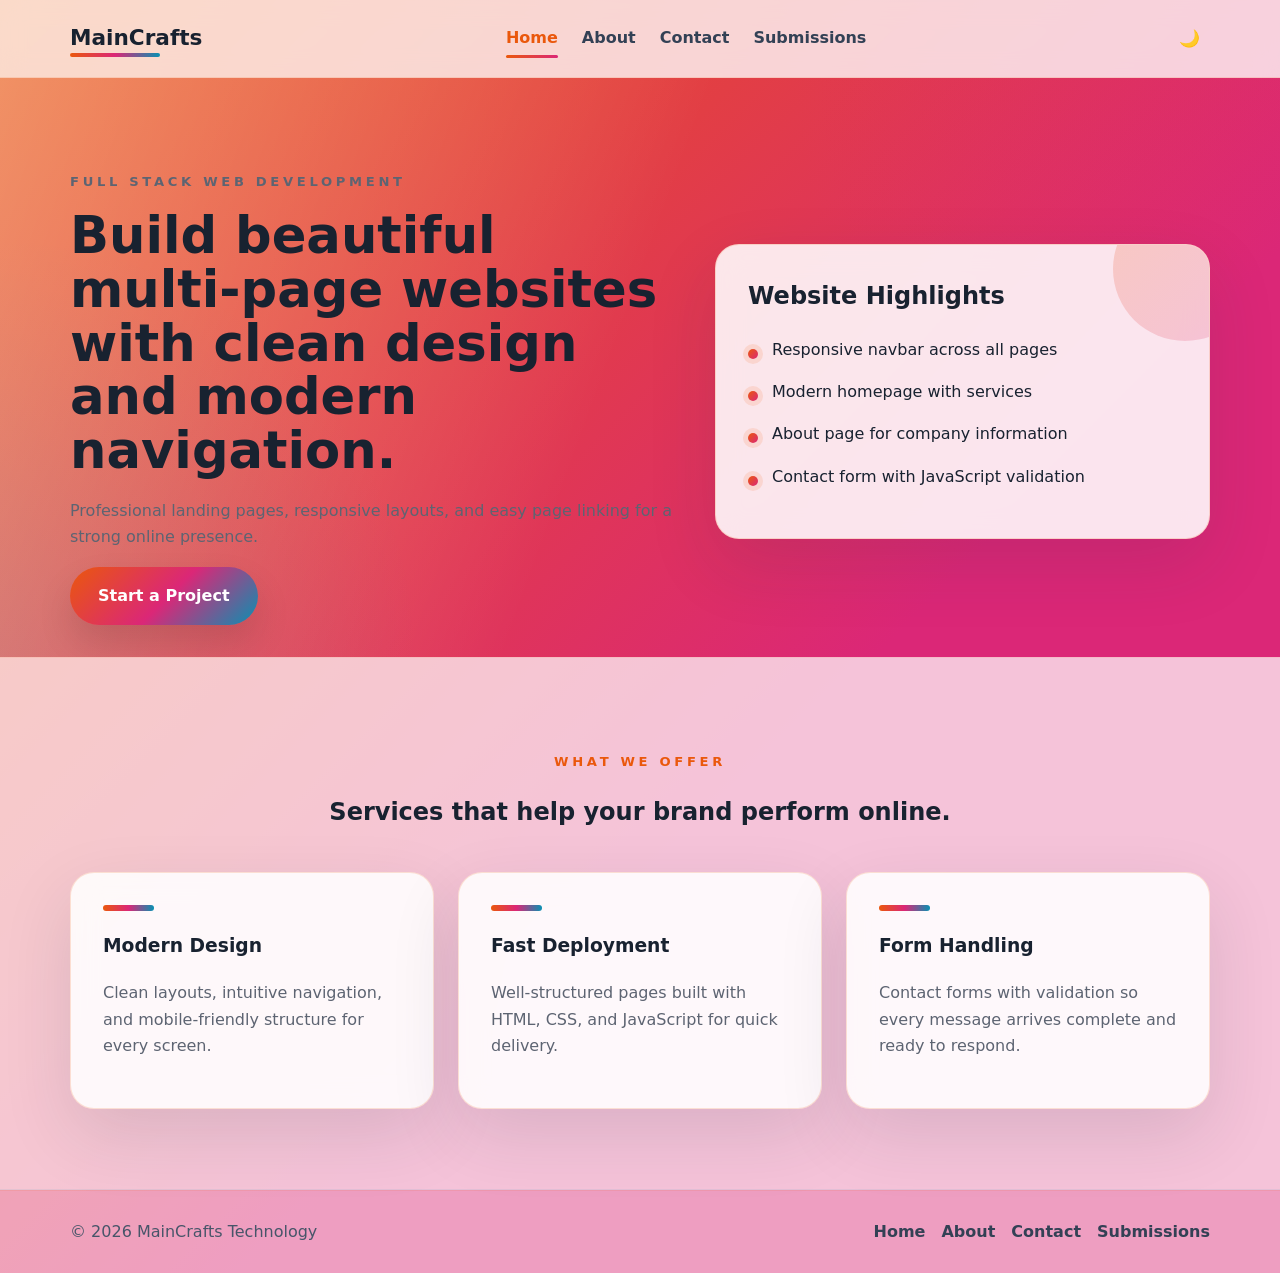
<file: index.html>
<!DOCTYPE html>
<html lang="en">
<head>
  <meta charset="UTF-8" />
  <meta name="viewport" content="width=device-width, initial-scale=1.0" />
  <title>MainCrafts | Home</title>
  <link rel="stylesheet" href="styles.css" />
</head>
<body>
  <header class="site-header">
    <div class="container header-inner">
      <a href="index.html" class="brand">MainCrafts</a>
      <nav class="site-nav">
        <a href="index.html" class="active">Home</a>
        <a href="about.html">About</a>
        <a href="contact.html">Contact</a>
        <a href="submissions.html">Submissions</a>
      </nav>
      <button id="themeToggle" class="theme-toggle" aria-label="Toggle theme">🌙</button>
      <button class="nav-toggle" aria-label="Toggle navigation">
        <span></span>
        <span></span>
        <span></span>
      </button>
    </div>
  </header>

  <main>
    <section class="hero section-light">
      <div class="container hero-grid">
        <div class="hero-copy">
          <p class="eyebrow">Full Stack Web Development</p>
          <h1>Build beautiful multi-page websites with clean design and modern navigation.</h1>
          <p>Professional landing pages, responsive layouts, and easy page linking for a strong online presence.</p>
          <a class="button" href="contact.html">Start a Project</a>
        </div>
        <div class="hero-image">
          <div class="card">
            <h2>Website Highlights</h2>
            <ul>
              <li>Responsive navbar across all pages</li>
              <li>Modern homepage with services</li>
              <li>About page for company information</li>
              <li>Contact form with JavaScript validation</li>
            </ul>
          </div>
        </div>
      </div>
    </section>

    <section class="services section-white">
      <div class="container">
        <div class="section-heading">
          <p class="eyebrow">What We Offer</p>
          <h2>Services that help your brand perform online.</h2>
        </div>
        <div class="cards-grid">
          <article class="service-card">
            <h3>Modern Design</h3>
            <p>Clean layouts, intuitive navigation, and mobile-friendly structure for every screen.</p>
          </article>
          <article class="service-card">
            <h3>Fast Deployment</h3>
            <p>Well-structured pages built with HTML, CSS, and JavaScript for quick delivery.</p>
          </article>
          <article class="service-card">
            <h3>Form Handling</h3>
            <p>Contact forms with validation so every message arrives complete and ready to respond.</p>
          </article>
        </div>
      </div>
    </section>
  </main>

  <footer class="site-footer">
    <div class="container footer-inner">
      <p>© 2026 MainCrafts Technology</p>
      <nav class="footer-nav">
        <a href="index.html" class="active">Home</a>
        <a href="about.html">About</a>
        <a href="contact.html">Contact</a>
        <a href="submissions.html">Submissions</a>
      </nav>
    </div>
  </footer>

  <script src="script.js"></script>
  <button id="backToTop" class="back-to-top" aria-label="Back to top">↑</button>
</body>
</html>
</file>
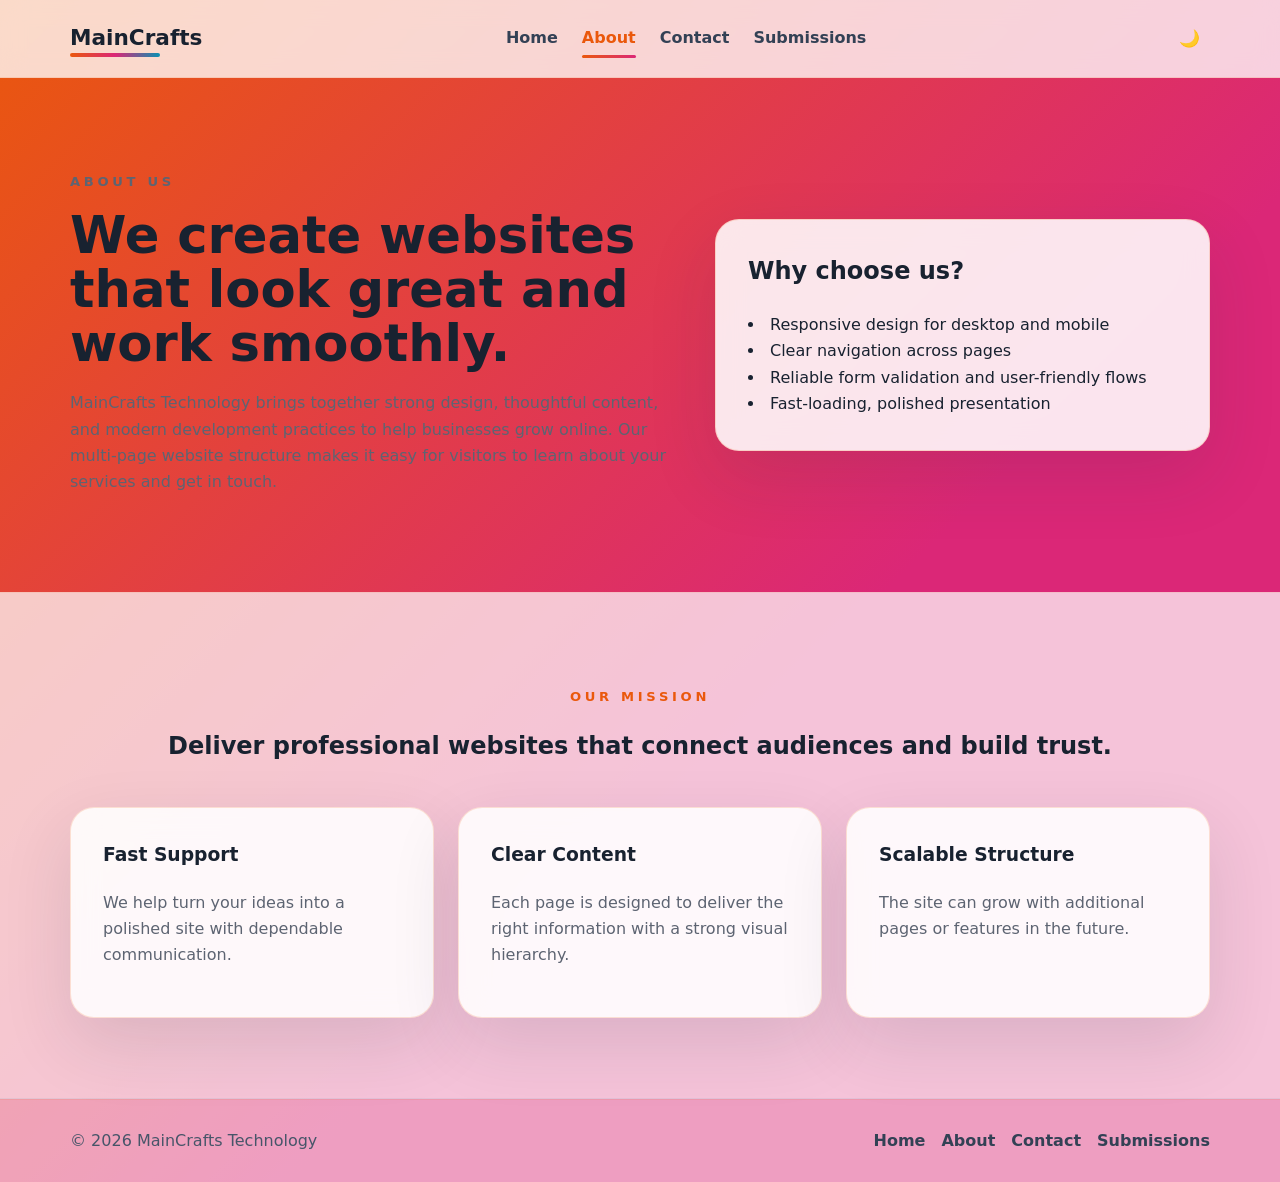
<file: about.html>
<!DOCTYPE html>
<html lang="en">
<head>
  <meta charset="UTF-8" />
  <meta name="viewport" content="width=device-width, initial-scale=1.0" />
  <title>MainCrafts | About</title>
  <link rel="stylesheet" href="styles.css" />
</head>
<body>
  <header class="site-header">
    <div class="container header-inner">
      <a href="index.html" class="brand">MainCrafts</a>
      <nav class="site-nav">
        <a href="index.html">Home</a>
        <a href="about.html" class="active">About</a>
        <a href="contact.html">Contact</a>
        <a href="submissions.html">Submissions</a>
      </nav>
      <button id="themeToggle" class="theme-toggle" aria-label="Toggle theme">🌙</button>
      <button class="nav-toggle" aria-label="Toggle navigation">
        <span></span>
        <span></span>
        <span></span>
      </button>
    </div>
  </header>

  <main>
    <section class="section-light">
      <div class="container about-grid">
        <div>
          <p class="eyebrow">About Us</p>
          <h1>We create websites that look great and work smoothly.</h1>
          <p>MainCrafts Technology brings together strong design, thoughtful content, and modern development practices to help businesses grow online. Our multi-page website structure makes it easy for visitors to learn about your services and get in touch.</p>
        </div>
        <div class="info-panel">
          <h2>Why choose us?</h2>
          <ul>
            <li>Responsive design for desktop and mobile</li>
            <li>Clear navigation across pages</li>
            <li>Reliable form validation and user-friendly flows</li>
            <li>Fast-loading, polished presentation</li>
          </ul>
        </div>
      </div>
    </section>

    <section class="section-white"> 
      <div class="container">
        <div class="section-heading">
          <p class="eyebrow">Our Mission</p>
          <h2>Deliver professional websites that connect audiences and build trust.</h2>
        </div>
        <div class="cards-grid">
          <article class="feature-card">
            <h3>Fast Support</h3>
            <p>We help turn your ideas into a polished site with dependable communication.</p>
          </article>
          <article class="feature-card">
            <h3>Clear Content</h3>
            <p>Each page is designed to deliver the right information with a strong visual hierarchy.</p>
          </article>
          <article class="feature-card">
            <h3>Scalable Structure</h3>
            <p>The site can grow with additional pages or features in the future.</p>
          </article>
        </div>
      </div>
    </section>
  </main>

  <footer class="site-footer">
    <div class="container footer-inner">
      <p>© 2026 MainCrafts Technology</p>
      <nav class="footer-nav">
        <a href="index.html">Home</a>
        <a href="about.html">About</a>
        <a href="contact.html">Contact</a>
        <a href="submissions.html">Submissions</a>
      </nav>
    </div>
  </footer>

  <script src="script.js"></script>
  <button id="backToTop" class="back-to-top" aria-label="Back to top">↑</button>
</body>
</html>
</file>
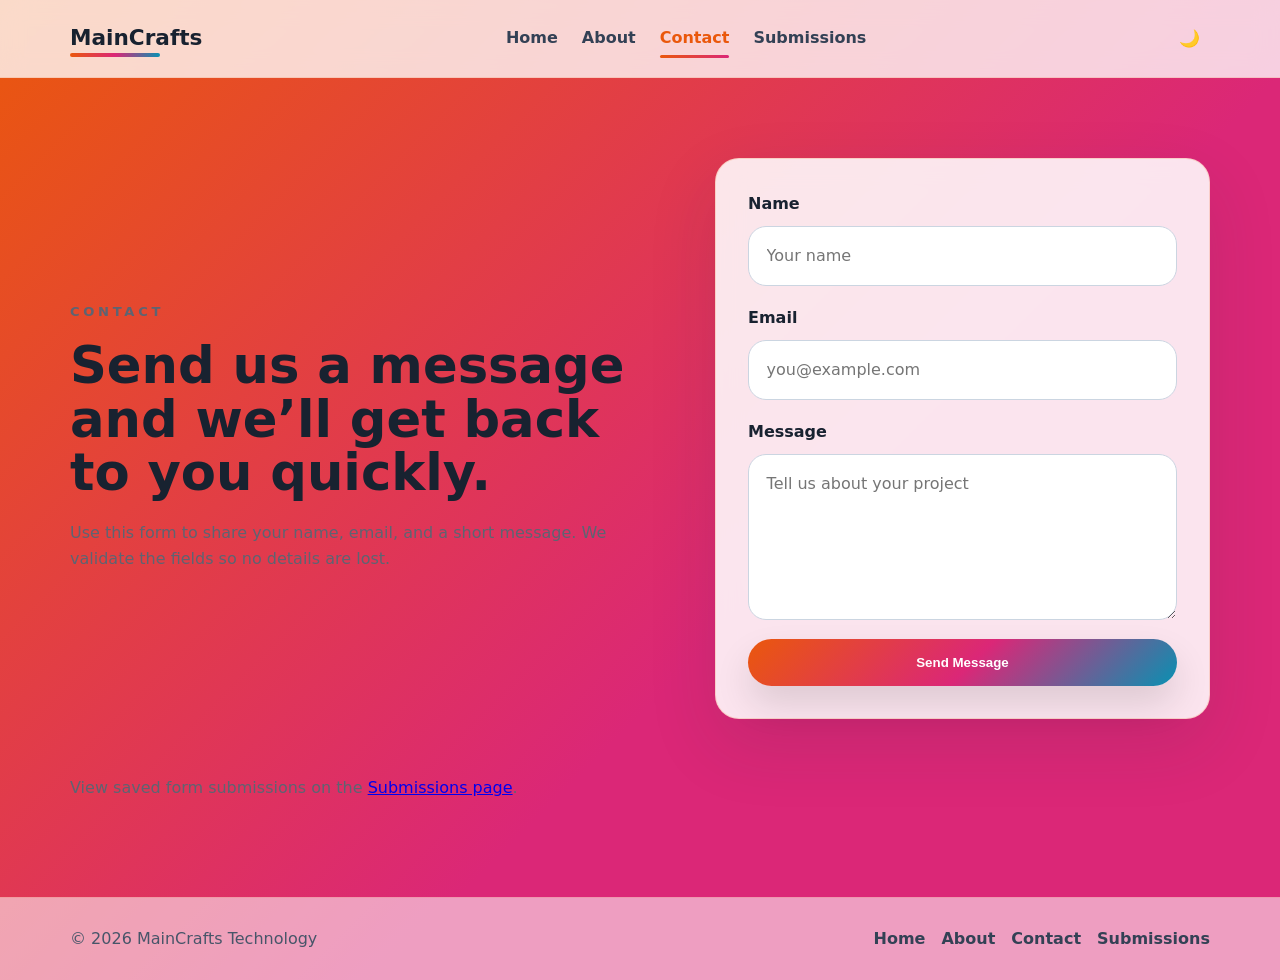
<file: contact.html>
<!DOCTYPE html>
<html lang="en">
<head>
  <meta charset="UTF-8" />
  <meta name="viewport" content="width=device-width, initial-scale=1.0" />
  <title>MainCrafts | Contact</title>
  <link rel="stylesheet" href="styles.css" />
</head>
<body>
  <header class="site-header">
    <div class="container header-inner">
      <a href="index.html" class="brand">MainCrafts</a>
      <nav class="site-nav">
        <a href="index.html">Home</a>
        <a href="about.html">About</a>
        <a href="contact.html" class="active">Contact</a>
        <a href="submissions.html">Submissions</a>
      </nav>
      <button id="themeToggle" class="theme-toggle" aria-label="Toggle theme">🌙</button>
      <button class="nav-toggle" aria-label="Toggle navigation">
        <span></span>
        <span></span>
        <span></span>
      </button>
    </div>
  </header>

  <main>
    <section class="section-light contact-section">
      <div class="container contact-grid">
        <div>
          <p class="eyebrow">Contact</p>
          <h1>Send us a message and we’ll get back to you quickly.</h1>
          <p>Use this form to share your name, email, and a short message. We validate the fields so no details are lost.</p>
        </div>

        <form id="contactForm" class="contact-form" novalidate>
          <div id="formSuccess" class="form-success" aria-live="polite"></div>

          <div class="form-group">
            <label for="name">Name</label>
            <input type="text" id="name" name="name" placeholder="Your name" required />
          </div>

          <div class="form-group">
            <label for="email">Email</label>
            <input type="email" id="email" name="email" placeholder="you@example.com" required />
          </div>

          <div class="form-group">
            <label for="message">Message</label>
            <textarea id="message" name="message" placeholder="Tell us about your project" rows="5" required></textarea>
          </div>

          <button type="submit" class="button">Send Message</button>
        </form>
        <p class="note">View saved form submissions on the <a href="submissions.html">Submissions page</a>.</p>
      </div>
    </section>
  </main>

  <footer class="site-footer">
    <div class="container footer-inner">
      <p>© 2026 MainCrafts Technology</p>
      <nav class="footer-nav">
        <a href="index.html">Home</a>
        <a href="about.html">About</a>
        <a href="contact.html">Contact</a>
        <a href="submissions.html">Submissions</a>
      </nav>
    </div>
  </footer>

  <script src="script.js"></script>
  <button id="backToTop" class="back-to-top" aria-label="Back to top">↑</button>
</body>
</html>
</file>
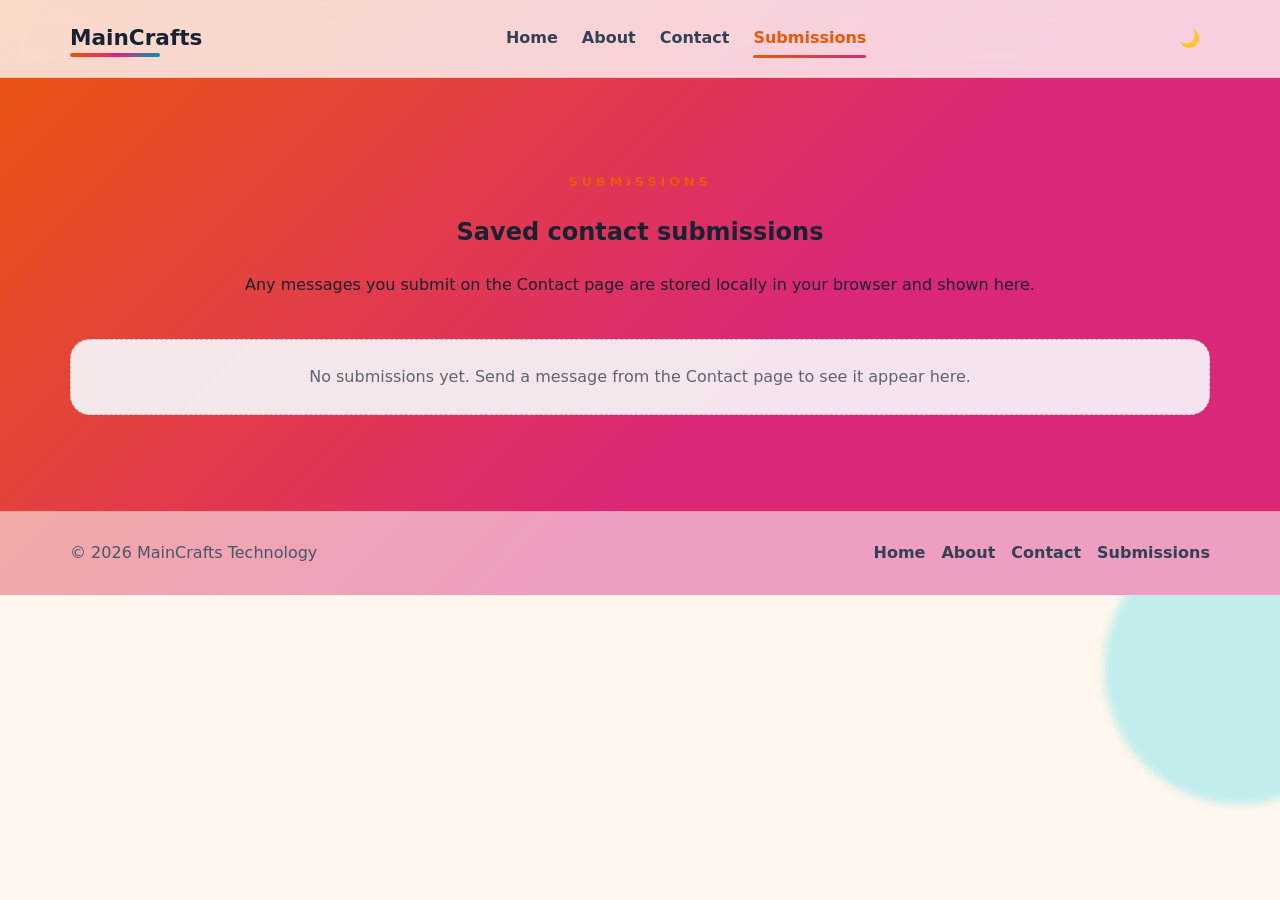
<file: submissions.html>
<!DOCTYPE html>
<html lang="en">
<head>
  <meta charset="UTF-8" />
  <meta name="viewport" content="width=device-width, initial-scale=1.0" />
  <title>MainCrafts | Submissions</title>
  <link rel="stylesheet" href="styles.css" />
</head>
<body>
  <header class="site-header">
    <div class="container header-inner">
      <a href="index.html" class="brand">MainCrafts</a>
      <nav class="site-nav">
        <a href="index.html">Home</a>
        <a href="about.html">About</a>
        <a href="contact.html">Contact</a>
        <a href="submissions.html" class="active">Submissions</a>
      </nav>
      <button id="themeToggle" class="theme-toggle" aria-label="Toggle theme">🌙</button>
      <button class="nav-toggle" aria-label="Toggle navigation">
        <span></span>
        <span></span>
        <span></span>
      </button>
    </div>
  </header>

  <main>
    <section class="section-light">
      <div class="container">
        <div class="section-heading">
          <p class="eyebrow">Submissions</p>
          <h1>Saved contact submissions</h1>
          <p>Any messages you submit on the Contact page are stored locally in your browser and shown here.</p>
        </div>
        <div id="submissionsContainer"></div>
      </div>
    </section>
  </main>

  <footer class="site-footer">
    <div class="container footer-inner">
      <p>© 2026 MainCrafts Technology</p>
      <nav class="footer-nav">
        <a href="index.html">Home</a>
        <a href="about.html">About</a>
        <a href="contact.html">Contact</a>
        <a href="submissions.html" class="active">Submissions</a>
      </nav>
    </div>
  </footer>

  <script src="script.js"></script>
  <button id="backToTop" class="back-to-top" aria-label="Back to top">↑</button>
</body>
</html>
</file>
<file: styles.css>
:root {
  color-scheme: light;
  font-family: Inter, system-ui, -apple-system, BlinkMacSystemFont, "Segoe UI", sans-serif;
  font-size: 16px;
  line-height: 1.65;
  background: #fff7ed;
  color: #182230;
  --ink: #182230;
  --muted: #5d6472;
  --brand: #ea580c;
  --brand-2: #db2777;
  --brand-3: #0891b2;
  --g1: #ea580c;
  --g2: #db2777;
  --surface: rgba(255, 255, 255, 0.88);
  --line: rgba(234, 88, 12, 0.16);
  --shadow: 0 26px 70px rgba(30, 41, 59, 0.12);
}

/* Dark theme variables */
:root[data-theme="dark"], .dark {
  color-scheme: dark;
  --bg-0: #071123;
  --bg-1: #0b1724;
  --ink: #e6eef6;
  --muted: #9fb0c6;
  --brand: #fb923c;
  --brand-2: #f472b6;
  --brand-3: #06b6d4;
  --surface: rgba(8, 12, 20, 0.6);
  --line: rgba(255, 146, 60, 0.06);
  background: linear-gradient(180deg, var(--bg-0) 0%, var(--bg-1) 100%);
  color: var(--ink);
}

/* Theme toggle button */
.theme-toggle {
  background: transparent;
  border: 0;
  font-size: 1.05rem;
  cursor: pointer;
  padding: 0.45rem 0.6rem;
  border-radius: 10px;
  transition: transform 0.18s ease, background 0.18s ease;
}
.theme-toggle:hover { transform: translateY(-2px); background: rgba(0,0,0,0.04); }

/* Back to top */
.back-to-top {
  position: fixed;
  right: 1rem;
  bottom: 1.25rem;
  width: 44px;
  height: 44px;
  border-radius: 999px;
  display: grid;
  place-items: center;
  background: linear-gradient(135deg, var(--brand), var(--brand-2));
  color: #fff;
  border: none;
  cursor: pointer;
  box-shadow: 0 10px 30px rgba(16,24,40,0.18);
  transform: translateY(12px);
  opacity: 0;
  pointer-events: none;
  transition: transform 0.25s ease, opacity 0.25s ease;
}
.back-to-top.visible { transform: translateY(0); opacity: 1; pointer-events: auto; }

/* Smooth transitions for theme changes */
html, body, .site-header, .site-footer, .hero-image .card {
  transition: background-color 0.28s ease, color 0.28s ease, border-color 0.22s ease, box-shadow 0.22s ease;
}

* {
  box-sizing: border-box;
}

html, body {
  margin: 0;
  min-height: 100%;
}

body {
  background:
    radial-gradient(circle at 8% 12%, rgba(251, 146, 60, 0.32), transparent 26%),
    radial-gradient(circle at 90% 18%, rgba(6, 182, 212, 0.24), transparent 24%),
    radial-gradient(circle at 76% 86%, rgba(219, 39, 119, 0.16), transparent 27%),
    linear-gradient(135deg, #fff7ed 0%, #f8fafc 46%, #ecfeff 100%);
  color: var(--ink);
  overflow-x: hidden;
}

body::before,
body::after {
  content: "";
  position: fixed;
  width: 17rem;
  height: 17rem;
  border-radius: 50%;
  pointer-events: none;
  z-index: -1;
  filter: blur(4px);
  opacity: 0.28;
  animation: floatBlob 9s ease-in-out infinite;
}

body::before {
  top: 7rem;
  left: -5rem;
  background: #fb923c;
}

body::after {
  right: -6rem;
  bottom: 6rem;
  background: #22d3ee;
  animation-delay: -3s;
}

img {
  max-width: 100%;
  display: block;
}

.container {
  width: min(1140px, calc(100% - 2rem));
  margin: 0 auto;
}

.site-header {
  background: rgba(255, 255, 255, 0.78);
  position: sticky;
  top: 0;
  z-index: 20;
  border-bottom: 1px solid rgba(234, 88, 12, 0.13);
  -webkit-backdrop-filter: blur(12px);
  backdrop-filter: blur(12px);
}

.header-inner {
  display: flex;
  align-items: center;
  justify-content: space-between;
  gap: 1rem;
  padding: 1.25rem 0;
}

.brand {
  font-weight: 800;
  font-size: 1.35rem;
  color: var(--ink);
  text-decoration: none;
  letter-spacing: 0;
  position: relative;
}

.brand::after {
  content: "";
  display: block;
  width: 68%;
  height: 4px;
  border-radius: 999px;
  background: linear-gradient(90deg, var(--brand), var(--brand-2), var(--brand-3));
  margin-top: -0.15rem;
}

.site-nav {
  display: flex;
  align-items: center;
  gap: 1.5rem;
}

.site-nav a,
.footer-nav a {
  color: #334155;
  text-decoration: none;
  font-weight: 600;
  position: relative;
  transition: color 0.2s ease, transform 0.2s ease;
}

.site-nav a:hover,
.footer-nav a:hover {
  color: var(--brand);
  transform: translateY(-1px);
}

.site-nav a::after {
  content: "";
  position: absolute;
  left: 0;
  right: 0;
  bottom: -0.4rem;
  height: 3px;
  border-radius: 999px;
  background: linear-gradient(90deg, var(--brand), var(--brand-2));
  transform: scaleX(0);
  transform-origin: left;
  transition: transform 0.25s ease;
}

.site-nav a:hover::after,
.site-nav a.active::after {
  transform: scaleX(1);
}

.site-nav a.active {
  color: var(--brand);
}

.nav-toggle {
  display: none;
  background: transparent;
  border: 0;
  flex-direction: column;
  gap: 0.35rem;
  cursor: pointer;
}

.nav-toggle span {
  width: 26px;
  height: 3px;
  background: var(--ink);
  display: block;
  border-radius: 999px;
}

.section-light {
  padding: 5rem 0;
}

.section-white {
  background: rgba(255, 255, 255, 0.72);
  padding: 5rem 0;
  border-top: 1px solid rgba(234, 88, 12, 0.08);
  border-bottom: 1px solid rgba(8, 145, 178, 0.08);
}

.hero,
.hero-section {
  position: relative;
  overflow: hidden;
  padding-bottom: 2rem;
}

.hero::before,
.hero-section::before {
  content: "";
  position: absolute;
  inset: 0;
  background:
    linear-gradient(110deg, rgba(255,255,255,0.35), transparent 48%),
    radial-gradient(circle at top right, rgba(219, 39, 119, 0.13), transparent 35%),
    radial-gradient(circle at bottom left, rgba(8, 145, 178, 0.12), transparent 30%);
  pointer-events: none;
}

.hero-grid,
.about-grid,
.contact-grid {
  display: grid;
  grid-template-columns: minmax(0, 1.1fr) minmax(280px, 0.9fr);
  gap: 2.5rem;
  align-items: center;
}

.hero-copy h1,
.about-grid h1,
.contact-section h1 {
  font-size: clamp(2.5rem, 4vw, 3.6rem);
  line-height: 1.05;
  margin: 0.25rem 0 1.25rem;
  color: var(--ink);
}

.hero-copy p {
  max-width: 680px;
}

.hero-image .card {
  background: linear-gradient(180deg, rgba(255,255,255,0.95) 0%, rgba(255,247,237,0.94) 100%);
  position: relative;
  overflow: hidden;
  animation: floatCard 4.8s ease-in-out infinite;
}

.hero-image .card::before {
  content: "";
  position: absolute;
  width: 9rem;
  height: 9rem;
  right: -3rem;
  top: -3rem;
  border-radius: 50%;
  background: linear-gradient(135deg, rgba(234, 88, 12, 0.2), rgba(219, 39, 119, 0.18));
}

.hero-image .card::after {
  content: "";
  position: absolute;
  inset: 0;
  border-radius: inherit;
  pointer-events: none;
  background: linear-gradient(120deg, transparent 20%, rgba(255,255,255,0.65), transparent 80%);
  transform: translateX(-120%);
  animation: shimmer 4.5s ease-in-out infinite;
}

.hero-image .card > * {
  position: relative;
  z-index: 1;
}

.service-card,
.feature-card,
.info-panel {
  transition: transform 0.3s ease, box-shadow 0.3s ease;
}

.service-card:hover,
.feature-card:hover,
.info-panel:hover {
  transform: translateY(-8px) scale(1.01);
  box-shadow: 0 30px 70px rgba(30, 41, 59, 0.16);
}

.hero-copy p,
.about-grid p,
.contact-section p,
.info-panel p,
.service-card p,
.feature-card p {
  color: var(--muted);
}

.eyebrow {
  text-transform: uppercase;
  letter-spacing: 0.28em;
  color: var(--brand);
  font-size: 0.82rem;
  margin-bottom: 1rem;
  font-weight: 800;
}

.button {
  display: inline-flex;
  align-items: center;
  justify-content: center;
  background: linear-gradient(135deg, var(--brand) 0%, var(--brand-2) 52%, var(--brand-3) 100%);
  color: #ffffff;
  padding: 1rem 1.75rem;
  border-radius: 999px;
  border: none;
  cursor: pointer;
  text-decoration: none;
  font-weight: 700;
  box-shadow: 0 18px 36px rgba(219, 39, 119, 0.18);
  transition: transform 0.2s ease, box-shadow 0.2s ease, filter 0.2s ease;
}

.button:hover {
  transform: translateY(-2px);
  box-shadow: 0 24px 45px rgba(219, 39, 119, 0.24);
  filter: saturate(1.08);
}

.hero-section {
  position: relative;
  overflow: hidden;
}

.hero-grid {
  position: relative;
}

.hero-copy {
  max-width: 640px;
  animation: fadeUp 0.8s ease both;
}

.hero-image .card,
.info-panel,
.feature-card,
.service-card,
.contact-form {
  background: var(--surface);
  border: 1px solid var(--line);
  border-radius: 24px;
  padding: 2rem;
  box-shadow: var(--shadow);
  -webkit-backdrop-filter: blur(14px);
  backdrop-filter: blur(14px);
}

.hero-image .card h2,
.info-panel h2,
.feature-card h3,
.service-card h3 {
  margin-top: 0;
}

.hero-image .card ul {
  list-style: none;
  padding: 0;
  margin: 1.25rem 0 0;
}

.hero-image .card li {
  margin-bottom: 1rem;
  padding-left: 1.5rem;
  position: relative;
}

.hero-image .card li::before {
  content: "";
  position: absolute;
  left: 0;
  top: 0.75rem;
  width: 10px;
  height: 10px;
  border-radius: 999px;
  background: linear-gradient(135deg, var(--brand), var(--brand-2));
  box-shadow: 0 0 0 5px rgba(234, 88, 12, 0.12);
}

.section-heading {
  text-align: center;
  margin-bottom: 2.5rem;
}

.cards-grid {
  display: grid;
  grid-template-columns: repeat(3, minmax(0, 1fr));
  gap: 1.5rem;
}

.service-card,
.feature-card {
  min-height: 210px;
  animation: fadeUp 0.7s ease both;
}

.cards-grid > :nth-child(2) {
  animation-delay: 0.12s;
}

.cards-grid > :nth-child(3) {
  animation-delay: 0.24s;
}

.service-card h3,
.feature-card h3 {
  color: var(--ink);
}

.service-card {
  position: relative;
  overflow: hidden;
}

.service-card::before {
  content: "";
  display: block;
  width: 3.2rem;
  height: 0.35rem;
  border-radius: 999px;
  background: linear-gradient(90deg, var(--brand), var(--brand-2), var(--brand-3));
  margin-bottom: 1.25rem;
}

.info-panel ul {
  list-style: disc inside;
  margin: 1rem 0 0;
  padding-left: 0;
}

.contact-form {
  display: grid;
  gap: 1.2rem;
}

.form-success {
  display: none;
  padding: 1rem 1.1rem;
  border-radius: 18px;
  background: rgba(16, 185, 129, 0.1);
  border: 1px solid rgba(16, 185, 129, 0.2);
  color: #0f766e;
  font-weight: 700;
}

.form-success.visible {
  display: block;
}

.submissions-grid {
  display: grid;
  gap: 1rem;
}

.submission-card {
  background: rgba(255, 255, 255, 0.94);
  border: 1px solid rgba(8, 145, 178, 0.14);
  border-radius: 24px;
  padding: 1.75rem;
  box-shadow: 0 24px 48px rgba(15, 23, 42, 0.08);
}

.submission-meta {
  display: flex;
  flex-wrap: wrap;
  justify-content: space-between;
  gap: 0.75rem;
  margin-bottom: 1rem;
}

.submission-card strong {
  font-size: 1.05rem;
}

.submission-card time {
  color: var(--muted);
  font-size: 0.95rem;
}

.submission-email,
.submission-message {
  margin: 0;
  color: var(--muted);
}

.submission-message {
  white-space: pre-wrap;
}

.empty-state {
  background: rgba(248, 250, 252, 0.9);
  border: 1px dashed rgba(148, 163, 184, 0.7);
  color: var(--muted);
  border-radius: 20px;
  padding: 1.5rem;
  text-align: center;
}

.form-group {
  display: grid;
  gap: 0.5rem;
}

label {
  font-weight: 700;
}

input,
textarea {
  width: 100%;
  padding: 1rem 1.1rem;
  border-radius: 18px;
  border: 1px solid #cbd5e1;
  background: #ffffff;
  font: inherit;
  transition: border-color 0.2s ease, box-shadow 0.2s ease;
}

input:focus,
textarea:focus {
  outline: none;
  border-color: #fb923c;
  box-shadow: 0 0 0 4px rgba(251, 146, 60, 0.18);
}

.site-footer {
  padding: 1.75rem 0;
  background: rgba(255, 255, 255, 0.55);
  border-top: 1px solid rgba(234, 88, 12, 0.1);
}

.footer-inner {
  display: flex;
  align-items: center;
  justify-content: space-between;
  gap: 1rem;
  flex-wrap: wrap;
}

.footer-inner p {
  margin: 0;
  color: #475569;
}

.footer-nav {
  display: flex;
  gap: 1rem;
  flex-wrap: wrap;
}

@media (max-width: 860px) {
  .hero-grid,
  .about-grid,
  .contact-grid,
  .cards-grid {
    grid-template-columns: 1fr;
  }
}

@media (max-width: 720px) {
  .header-inner {
    flex-direction: column;
    align-items: flex-start;
  }

  .site-nav {
    flex-direction: column;
    width: 100%;
    display: none;
    padding-top: 1rem;
    border-top: 1px solid #e2e8f0;
  }

  .site-nav.open {
    display: flex;
  }

  .nav-toggle {
    display: flex;
  }
}

@keyframes fadeUp {
  from {
    opacity: 0;
    transform: translateY(24px);
  }
  to {
    opacity: 1;
    transform: translateY(0);
  }
}

@keyframes floatCard {
  0%,
  100% {
    transform: translateY(0);
  }
  50% {
    transform: translateY(-12px);
  }
}

@keyframes floatBlob {
  0%,
  100% {
    transform: translate3d(0, 0, 0) scale(1);
  }
  50% {
    transform: translate3d(1.2rem, -1rem, 0) scale(1.08);
  }
}

@keyframes shimmer {
  0%,
  55% {
    transform: translateX(-120%);
  }
  100% {
    transform: translateX(120%);
  }
}

/* Animated two-color gradient that subtly shifts across the site */
@keyframes gradientShift {
  0% {
    --g1: #ea580c;
    --g2: #db2777;
  }
  25% {
    --g1: #f97316;
    --g2: #06b6d4;
  }
  50% {
    --g1: #0891b2;
    --g2: #7c3aed;
  }
  75% {
    --g1: #fb923c;
    --g2: #ef4444;
  }
  100% {
    --g1: #ea580c;
    --g2: #db2777;
  }
}

/* Apply gradient animation to root so custom properties animate site-wide */
:root {
  animation: gradientShift 14s ease-in-out infinite;
}

/* Use the animated vars in prominent elements */
body {
  background: linear-gradient(135deg, var(--g1) 0%, var(--g2) 60%);
}

.brand::after {
  background: linear-gradient(90deg, var(--g1), var(--g2), var(--brand-3));
}

.button {
  background: linear-gradient(135deg, var(--g1) 0%, var(--g2) 52%, var(--brand-3) 100%);
  box-shadow: 0 18px 36px rgba(0,0,0,0.12);
}

@media (prefers-reduced-motion: reduce) {
  *,
  *::before,
  *::after {
    animation-duration: 0.01ms !important;
    animation-iteration-count: 1 !important;
    scroll-behavior: auto !important;
    transition-duration: 0.01ms !important;
  }
}
</file>
